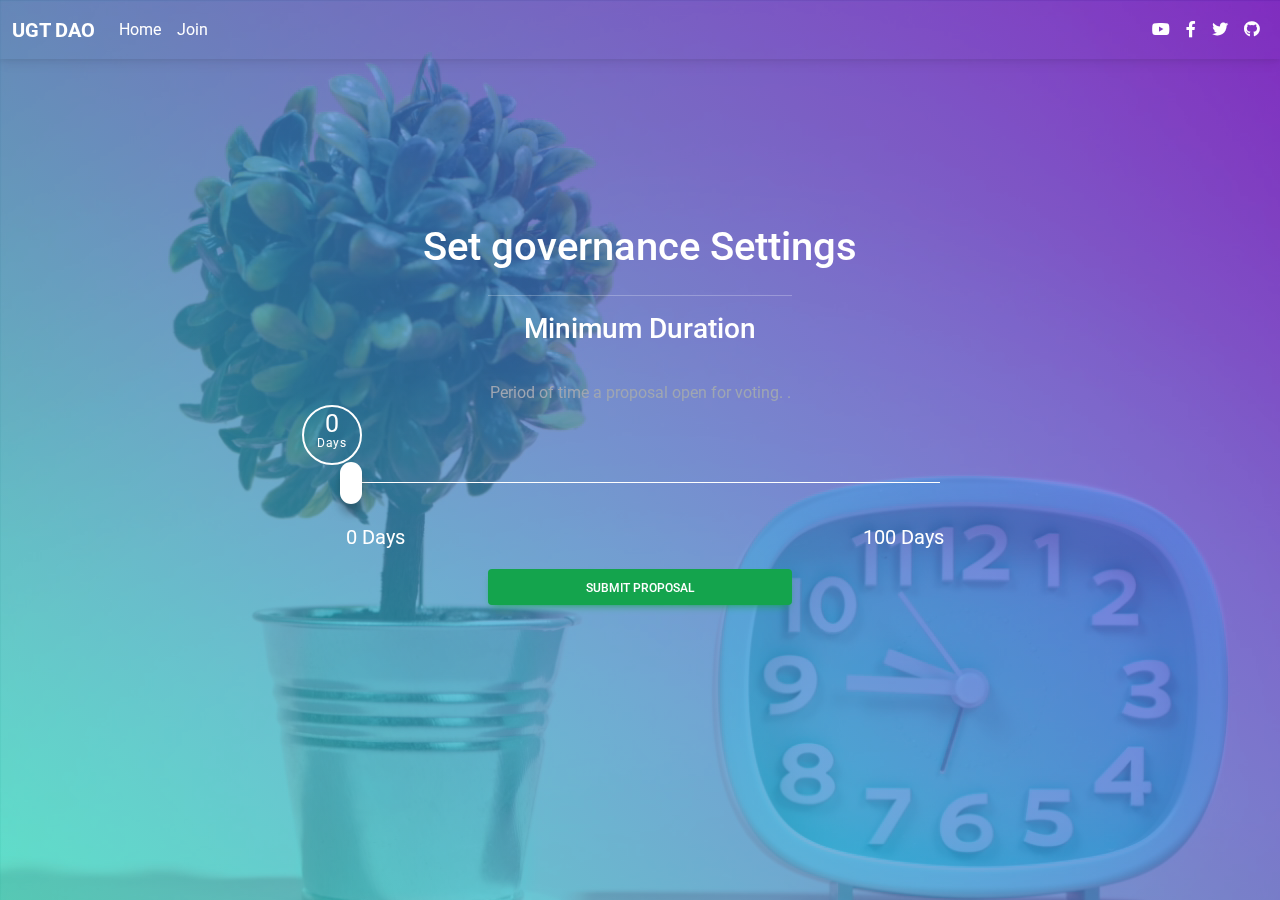
<file: minduration.html>
<!DOCTYPE html>
<html lang="en">
  <head>
    <meta charset="UTF-8" />
    <meta name="viewport" content="width=device-width, initial-scale=1, shrink-to-fit=no" />
    <meta http-equiv="x-ua-compatible" content="ie=edge" />
    <title>UGT DAO</title>
    <!-- MDB icon -->
    <link rel="icon" href="img/logo_gold.png" type="image/x-icon" />
    <!-- Font Awesome -->
    <link
      rel="stylesheet"
      href="https://cdnjs.cloudflare.com/ajax/libs/font-awesome/6.0.0/css/all.min.css"
    />
    <!-- Google Fonts Roboto -->
    <link
      rel="stylesheet"
      href="https://fonts.googleapis.com/css2?family=Roboto:wght@300;400;500;700;900&display=swap"
    />
    <!-- MDB -->
    <link rel="stylesheet" href="css/mdb.min.css" />


    <link rel="stylesheet" href="./css/minduration.css">
  </head>
  <body>
    <!-- Start your project here-->
 
    <!--Main Navigation-->
    <header>
      <style>
        /* Height for devices larger than 576px */
        @media (min-width: 992px) {
          #intro {
            margin-top: -58.59px;
          }
        }

        .navbar .nav-link {
          color: #fff !important;
        }
      </style>

      <!-- Navbar -->
      <nav class="navbar navbar-expand-lg navbar-dark d-none d-lg-block" style="z-index: 2000;">
        <div class="container-fluid">
          <!-- Navbar brand -->
          <a class="navbar-brand nav-link" target="_blank" href="./index.html">
            <strong>UGT DAO</strong>
          </a>
          <button class="navbar-toggler" type="button" data-mdb-toggle="collapse" data-mdb-target="#navbarExample01"
            aria-controls="navbarExample01" aria-expanded="false" aria-label="Toggle navigation">
            <i class="fas fa-bars"></i>
          </button>
          <div class="collapse navbar-collapse" id="navbarExample01">
            <ul class="navbar-nav me-auto mb-2 mb-lg-0">
              <li class="nav-item active">
                <a class="nav-link" aria-current="page" href="./index.html">Home</a>
              </li>
              <li class="nav-item">
                <a class="nav-link" href="./index.html" rel="nofollow"
                  target="_blank">Join</a>
              </li>
              <li class="nav-item">
                <!-- <a class="nav-link" href="#" target="_blank">Download MDB UI KIT</a> -->
              </li>
            </ul>

            <ul class="navbar-nav d-flex flex-row">
              <!-- Icons -->
              <li class="nav-item me-3 me-lg-0">
                <a class="nav-link" href="#" rel="nofollow"
                  target="_blank">
                  <i class="fab fa-youtube"></i>
                </a>
              </li>
              <li class="nav-item me-3 me-lg-0">
                <a class="nav-link" href="#" rel="nofollow" target="_blank">
                  <i class="fab fa-facebook-f"></i>
                </a>
              </li>
              <li class="nav-item me-3 me-lg-0">
                <a class="nav-link" href="#" rel="nofollow" target="_blank">
                  <i class="fab fa-twitter"></i>
                </a>
              </li>
              <li class="nav-item me-3 me-lg-0">
                <a class="nav-link" href="#" rel="nofollow" target="_blank">
                  <i class="fab fa-github"></i>
                </a>
              </li>
            </ul>
          </div>
        </div>
      </nav>
      <!-- Navbar -->

      <!-- Background image -->
      <div id="intro" class="bg-image vh-100 shadow-1-strong">
        <video style="min-width: 100%; min-height: 100%;" playsinline autoplay muted loop>
          <source class="h-100" src="./videos/time.mp4" type="video/mp4" />
        </video>
        <div class="mask"     style="
        background: linear-gradient(
          45deg,
          rgba(29, 236, 197, 0.7),
          rgba(91, 14, 214, 0.7) 100%
        );
      ">
          <div class="container d-flex align-items-center justify-content-center text-center h-100">
          
          
          
            <!-- <div class="text-white">
              <h1 class="mb-3">UGT Community to Shape the Future of UGT</h1>
              <h5 class="mb-4">UGT DAO Welcomes to Contribute and Thrive</h5>
              <a
                class="btn btn-outline-light btn-lg m-2"
                href="#"
                role="button"
                rel="nofollow"
                target="_blank"
                >Learn More</a
              >
              <a
                class="btn btn-outline-light btn-lg m-2"
                href="#"
                target="_blank"
                role="button"
                >Connect Wallet and Join DAO</a
              >
            </div> -->

      <!--Section: Content-->
      <section class="mb-5">
        <h4 class="mb-2 text-center  text-white"><strong><h1>Set governance Settings</h1></strong></h4>


     

        <div class="row d-flex justify-content-center">
          <div class="col-md-6">
            <form class="text-white">


<!-- <div class="text-white text-sm-center">          These are the rules that  defines how decision are made in your DAO. How many people 
    have to participate? How much support is needed? How long are proposal open for voting? </div> -->
             
    
    
    <!-- <div class="row mb-4">
                <div class="col">
                  <div class="form-outline">
                    <input type="text" id="form3Example1" class="form-control" />
                    <label class="form-label  text-white" for="form3Example1">First name</label>
                  </div>
                </div>
                <div class="col">
                  <div class="form-outline">
                    <input type="text" id="form3Example2" class="form-control" />
                    <label class="form-label text-white" for="form3Example2">Last name</label>
                  </div>
                </div>
              </div> -->








              <!-- <div class="form-outline mb-4">
                <input type="text" id="form3Example3" class="form-control" />
                <label class="form-label text-white" for="form3Example3">Title</label>
              </div>
              

              <div class="form-outline mb-4">
                <input type="text" id="form3Example3" class="form-control" />
                <label class="form-label text-white" for="form3Example3">Description about Proposal</label>
              </div>

              <div class="form-outline mb-4">
                <input type="text" id="form3Example3" class="form-control" />
                <label class="form-label text-white" for="form3Example3">Link for Details</label>
              </div> -->





<hr class="mb-3">

              <!-- Range bar start -->
             <!-- <div class="container mb-3">
   
                <div class="range-slider">
                    <label for="text-lg-start"></label>

                    <h3 class="">Support Threshold</h3>
                    <br>
                    <label for="text" class="text-secondary text-sm-center">The Persentage of token that vote 'yes' in support of a proposal, out of all tokens that have voted, must be greater than this value for the proposal to pass</label>
                 <label for="text" class="text-success">Proposal will be approved by majority</label>
                    <span id="rs-bullet" class="rs-label">0</span>
                  <input id="rs-range-line" class="rs-range" type="range" value="0" min="0" max="100">
                </div>
                <div class="box-minmax">
                  <span>0</span><span>100</span>
                </div>
              </div> -->
              <!-- Range Bar End -->

<!-- Minimum participant BAR -->

              <div class="container mb-3">
   
                <div class="range-slider">
                  

                    <h3 class="">Minimum Duration</h3>
                    <br>
                    <label for="text" class="text-secondary text-sm-center">Period of time a proposal open for voting.</label>
                 <label for="text" class="text-secondary">.</label>
                    <span id="rs-bullet" class="rs-label">0</span>
                  <input id="rs-range-line" class="rs-range" type="range" value="0" min="0" max="100">
                </div>
                <div class="box-minmax">
                  <span>0 Days</span><span>100 Days</span>
                </div>
            </div>
            

<!-- MIN Participate BAR -->

              
              

              <!-- Email input -->
              <!-- <div class="form-outline mb-4">
                <input type="email" id="form3Example3" class="form-control" />
                <label class="form-label text-white" for="form3Example3">Email address</label>
              </div> -->

              <!-- Password input -->
              <!-- <div class="form-outline mb-4">
                <input type="password" id="form3Example4" class="form-control" />
                <label class="form-label text-white" for="form3Example4">Password</label>
              </div> -->





              <!-- Checkbox -->
              <!-- <div class="form-check d-flex justify-content-center mb-4">
                <input
                  class="form-check-input me-2"
                  type="checkbox"
                  value=""
                  id="form2Example3"
                  checked
                />
                <label class="form-check-label text-white" for="form2Example3">
                  I'm not a robot
                </label>
              </div> -->




              <!-- Submit button -->

              <!-- <button type="submit" class="btn btn-primary btn-block mb-4">
                Submit Proposal
              </button> -->
</form>
              <a href="./SubmitProposal.html"><button type="submit" class="btn btn-success btn-block mb-4">
                Submit Proposal
                  </button></a>


              <!-- Register buttons -->

              <!-- <div class="text-center text-white">
                <p>or sign up with:</p>
                <button type="button" class="btn btn-primary btn-floating mx-1">
                  <i class="fab fa-facebook-f"></i>
                </button>

                <button type="button" class="btn btn-primary btn-floating mx-1">
                  <i class="fab fa-google"></i>
                </button>

                <button type="button" class="btn btn-primary btn-floating mx-1">
                  <i class="fab fa-twitter"></i>
                </button>

                <button type="button" class="btn btn-primary btn-floating mx-1">
                  <i class="fab fa-github"></i>
                </button>
              </div>
            </form>
          </div>
        </div>
      </section> -->
      
      <!--Section: Content-->




          </div>
        </div>
      </div>
      <!-- Background image -->
    </header>
    <!--Main Navigation-->

   
    
    <!-- End your project here-->

    <!-- MDB -->
    <script type="text/javascript" src="js/mdb.min.js"></script>

    <script src="./js/createproposal.js"></script>
    <!-- Custom scripts -->
    <script type="text/javascript"></script>
  </body>
</html>
</file>
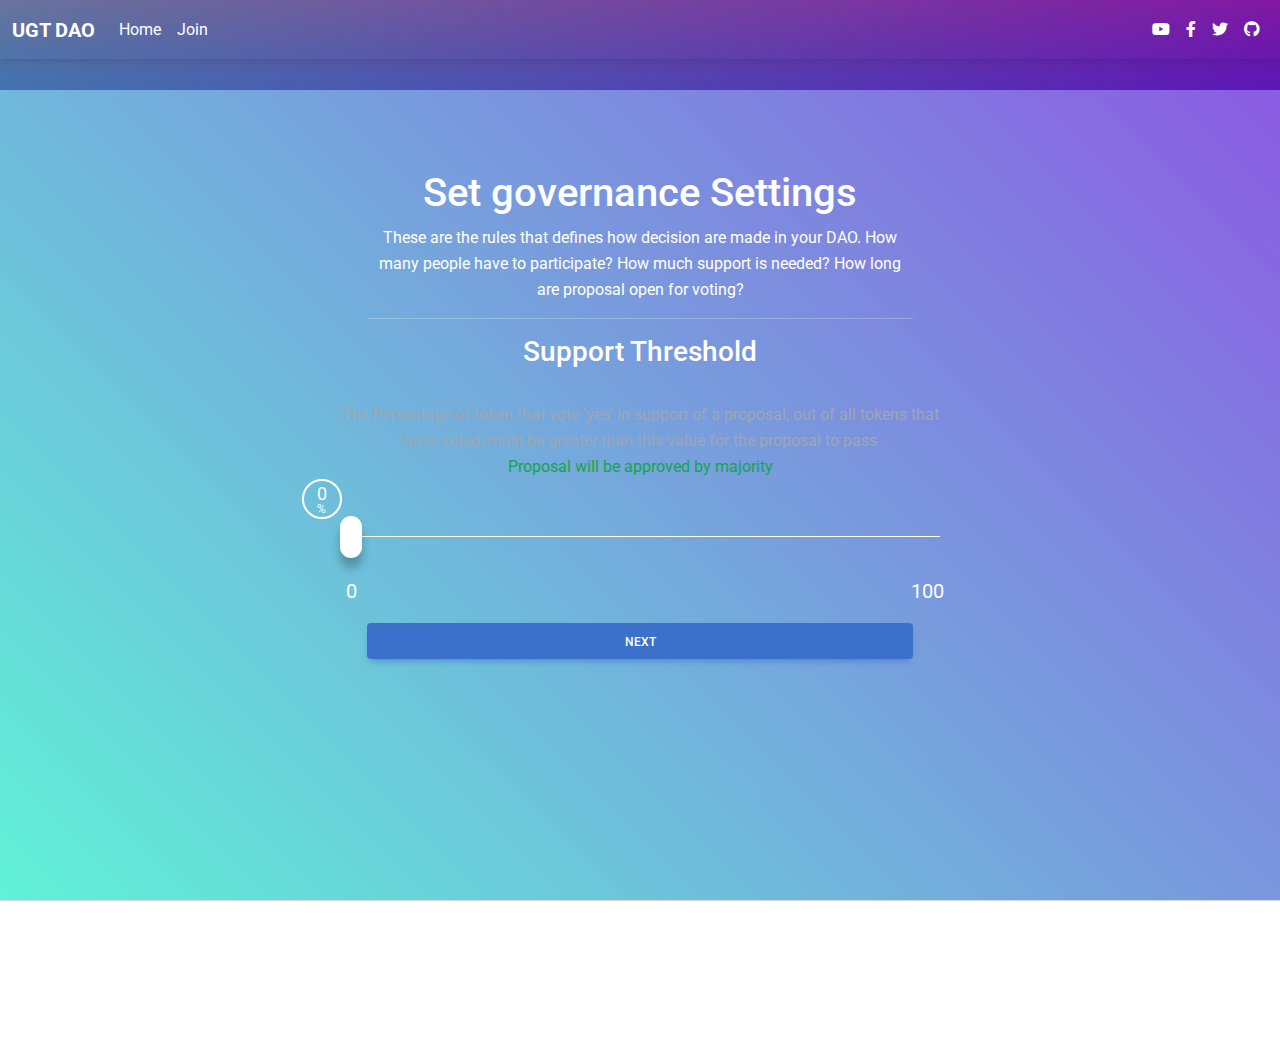
<file: SETGOG2.html>
<!DOCTYPE html>
<html lang="en">
  <head>
    <meta charset="UTF-8" />
    <meta name="viewport" content="width=device-width, initial-scale=1, shrink-to-fit=no" />
    <meta http-equiv="x-ua-compatible" content="ie=edge" />
    <title>UGT DAO</title>
    <!-- MDB icon -->
    <link rel="icon" href="img/logo_gold.png" type="image/x-icon" />
    <!-- Font Awesome -->
    <link
      rel="stylesheet"
      href="https://cdnjs.cloudflare.com/ajax/libs/font-awesome/6.0.0/css/all.min.css"
    />
    <!-- Google Fonts Roboto -->
    <link
      rel="stylesheet"
      href="https://fonts.googleapis.com/css2?family=Roboto:wght@300;400;500;700;900&display=swap"
    />
    <!-- MDB -->
    <link rel="stylesheet" href="css/mdb.min.css" />


    <link rel="stylesheet" href="./css/main.css">
  </head>
  <body>
    <!-- Start your project here-->
 
    <!--Main Navigation-->
    <header>
      <style>
        /* Height for devices larger than 576px */
        @media (min-width: 992px) {
          #intro {
            margin-top: -58.59px;
          }
        }

        .navbar .nav-link {
          color: #fff !important;
        }
      </style>

      <!-- Navbar -->
      <nav class="navbar navbar-expand-lg navbar-dark d-none d-lg-block" style="z-index: 2000;">
        <div class="container-fluid">
          <!-- Navbar brand -->
          <a class="navbar-brand nav-link" target="_blank" href="./index.html">
            <strong>UGT DAO</strong>
          </a>
          <button class="navbar-toggler" type="button" data-mdb-toggle="collapse" data-mdb-target="#navbarExample01"
            aria-controls="navbarExample01" aria-expanded="false" aria-label="Toggle navigation">
            <i class="fas fa-bars"></i>
          </button>
          <div class="collapse navbar-collapse" id="navbarExample01">
            <ul class="navbar-nav me-auto mb-2 mb-lg-0">
              <li class="nav-item active">
                <a class="nav-link" aria-current="page" href="./index.html">Home</a>
              </li>
              <li class="nav-item">
                <a class="nav-link" href="./index.html" rel="nofollow"
                  target="_blank">Join</a>
              </li>
              <li class="nav-item">
                <!-- <a class="nav-link" href="#" target="_blank">Download MDB UI KIT</a> -->
              </li>
            </ul>

            <ul class="navbar-nav d-flex flex-row">
              <!-- Icons -->
              <li class="nav-item me-3 me-lg-0">
                <a class="nav-link" href="#" rel="nofollow"
                  target="_blank">
                  <i class="fab fa-youtube"></i>
                </a>
              </li>
              <li class="nav-item me-3 me-lg-0">
                <a class="nav-link" href="#" rel="nofollow" target="_blank">
                  <i class="fab fa-facebook-f"></i>
                </a>
              </li>
              <li class="nav-item me-3 me-lg-0">
                <a class="nav-link" href="#" rel="nofollow" target="_blank">
                  <i class="fab fa-twitter"></i>
                </a>
              </li>
              <li class="nav-item me-3 me-lg-0">
                <a class="nav-link" href="#" rel="nofollow" target="_blank">
                  <i class="fab fa-github"></i>
                </a>
              </li>
            </ul>
          </div>
        </div>
      </nav>
      <!-- Navbar -->

      <!-- Background image -->
      <div id="intro" class="bg-image vh-100 shadow-1-strong">
        <video style="min-width: 100%; min-height: 100%;" playsinline autoplay muted loop>
          <source class="h-100" src="https://mdbootstrap.com/img/video/Lines.mp4" type="video/mp4" />
        </video>
        <div class="mask"     style="
        background: linear-gradient(
          45deg,
          rgba(29, 236, 197, 0.7),
          rgba(91, 14, 214, 0.7) 100%
        );
      ">
          <div class="container d-flex align-items-center justify-content-center text-center h-100">
          
          
          
            <!-- <div class="text-white">
              <h1 class="mb-3">UGT Community to Shape the Future of UGT</h1>
              <h5 class="mb-4">UGT DAO Welcomes to Contribute and Thrive</h5>
              <a
                class="btn btn-outline-light btn-lg m-2"
                href="#"
                role="button"
                rel="nofollow"
                target="_blank"
                >Learn More</a
              >
              <a
                class="btn btn-outline-light btn-lg m-2"
                href="#"
                target="_blank"
                role="button"
                >Connect Wallet and Join DAO</a
              >
            </div> -->

      <!--Section: Content-->
      <section class="mb-5">
        <h4 class="mb-2 text-center  text-white"><strong><h1>Set governance Settings</h1></strong></h4>


     

        <div class="row d-flex justify-content-center">
          <div class="col-md-6">
            <form class="text-white">
<div class="text-white text-sm-center">          These are the rules that  defines how decision are made in your DAO. How many people 
    have to participate? How much support is needed? How long are proposal open for voting? </div>
              <!-- <div class="row mb-4">
                <div class="col">
                  <div class="form-outline">
                    <input type="text" id="form3Example1" class="form-control" />
                    <label class="form-label  text-white" for="form3Example1">First name</label>
                  </div>
                </div>
                <div class="col">
                  <div class="form-outline">
                    <input type="text" id="form3Example2" class="form-control" />
                    <label class="form-label text-white" for="form3Example2">Last name</label>
                  </div>
                </div>
              </div> -->








              <!-- <div class="form-outline mb-4">
                <input type="text" id="form3Example3" class="form-control" />
                <label class="form-label text-white" for="form3Example3">Title</label>
              </div>
              

              <div class="form-outline mb-4">
                <input type="text" id="form3Example3" class="form-control" />
                <label class="form-label text-white" for="form3Example3">Description about Proposal</label>
              </div>

              <div class="form-outline mb-4">
                <input type="text" id="form3Example3" class="form-control" />
                <label class="form-label text-white" for="form3Example3">Link for Details</label>
              </div> -->





<hr class="mb-3">

              <!-- Range bar start -->
             <div class="container mb-3">
   
                <div class="range-slider">
                    <!-- <label for="text-lg-start"></label> -->

                    <h3 class="">Support Threshold</h3>
                    <br>
                    <label for="text" class="text-secondary text-sm-center">The Persentage of token that vote 'yes' in support of a proposal, out of all tokens that have voted, must be greater than this value for the proposal to pass</label>
                 <label for="text" class="text-success">Proposal will be approved by majority</label>
                    <span id="rs-bullet" class="rs-label">0</span>
                  <input id="rs-range-line" class="rs-range" type="range" value="0" min="0" max="100">
                </div>
                <div class="box-minmax">
                  <span>0</span><span>100</span>
                </div>
              </div>
              <!-- Range Bar End -->



              
              

              <!-- Email input -->
              <!-- <div class="form-outline mb-4">
                <input type="email" id="form3Example3" class="form-control" />
                <label class="form-label text-white" for="form3Example3">Email address</label>
              </div> -->

              <!-- Password input -->
              <!-- <div class="form-outline mb-4">
                <input type="password" id="form3Example4" class="form-control" />
                <label class="form-label text-white" for="form3Example4">Password</label>
              </div> -->





              <!-- Checkbox -->
              <!-- <div class="form-check d-flex justify-content-center mb-4">
                <input
                  class="form-check-input me-2"
                  type="checkbox"
                  value=""
                  id="form2Example3"
                  checked
                />
                <label class="form-check-label text-white" for="form2Example3">
                  I'm not a robot
                </label>
              </div> -->




              <!-- Submit button -->
              <button type="submit" class="btn btn-primary btn-block mb-4">
                Next
              </button>




              <!-- Register buttons -->

              <!-- <div class="text-center text-white">
                <p>or sign up with:</p>
                <button type="button" class="btn btn-primary btn-floating mx-1">
                  <i class="fab fa-facebook-f"></i>
                </button>

                <button type="button" class="btn btn-primary btn-floating mx-1">
                  <i class="fab fa-google"></i>
                </button>

                <button type="button" class="btn btn-primary btn-floating mx-1">
                  <i class="fab fa-twitter"></i>
                </button>

                <button type="button" class="btn btn-primary btn-floating mx-1">
                  <i class="fab fa-github"></i>
                </button>
              </div>
            </form>
          </div>
        </div>
      </section> -->
      
      <!--Section: Content-->




          </div>
        </div>
      </div>
      <!-- Background image -->
    </header>
    <!--Main Navigation-->

    <!--Main layout-->
    <main class="mt-5">
      <div class="container">
  

        <hr class="my-5" />



    
    <!-- End your project here-->

    <!-- MDB -->
    <script type="text/javascript" src="js/mdb.min.js"></script>

    <script src="./js/createproposal.js"></script>
    <!-- Custom scripts -->
    <script type="text/javascript"></script>
  </body>
</html>
</file>
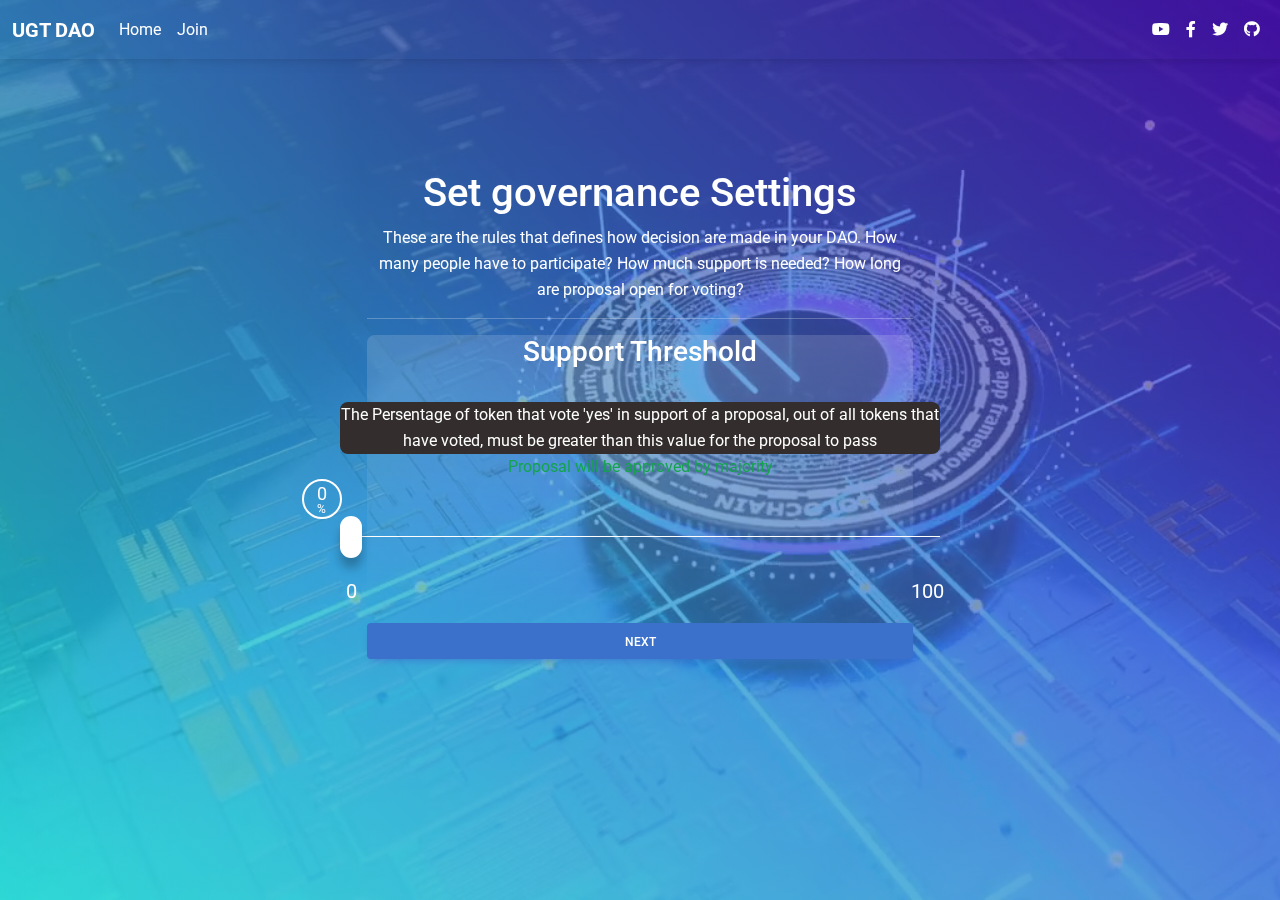
<file: setgovernence.html>
<!DOCTYPE html>
<html lang="en">
  <head>
    <meta charset="UTF-8" />
    <meta name="viewport" content="width=device-width, initial-scale=1, shrink-to-fit=no" />
    <meta http-equiv="x-ua-compatible" content="ie=edge" />
    <title>UGT DAO</title>
    <!-- MDB icon -->
    <link rel="icon" href="img/logo_gold.png" type="image/x-icon" />
    <!-- Font Awesome -->
    <link
      rel="stylesheet"
      href="https://cdnjs.cloudflare.com/ajax/libs/font-awesome/6.0.0/css/all.min.css"
    />
    <!-- Google Fonts Roboto -->
    <link
      rel="stylesheet"
      href="https://fonts.googleapis.com/css2?family=Roboto:wght@300;400;500;700;900&display=swap"
    />
    <!-- MDB -->
    <link rel="stylesheet" href="css/mdb.min.css" />


    <link rel="stylesheet" href="./css/main.css">
  </head>
  <body>
    <!-- Start your project here-->
 
    <!--Main Navigation-->
    <header>
      <style>
        /* Height for devices larger than 576px */
        @media (min-width: 992px) {
          #intro {
            margin-top: -58.59px;
          }
        }

        .navbar .nav-link {
          color: #fff !important;
        }
      </style>

      <!-- Navbar -->
      <nav class="navbar navbar-expand-lg navbar-dark d-none d-lg-block" style="z-index: 2000;">
        <div class="container-fluid">
          <!-- Navbar brand -->
          <a class="navbar-brand nav-link" target="_blank" href="./index.html">
            <strong>UGT DAO</strong>
          </a>
          <button class="navbar-toggler" type="button" data-mdb-toggle="collapse" data-mdb-target="#navbarExample01"
            aria-controls="navbarExample01" aria-expanded="false" aria-label="Toggle navigation">
            <i class="fas fa-bars"></i>
          </button>
          <div class="collapse navbar-collapse" id="navbarExample01">
            <ul class="navbar-nav me-auto mb-2 mb-lg-0">
              <li class="nav-item active">
                <a class="nav-link" aria-current="page" href="./index.html">Home</a>
              </li>
              <li class="nav-item">
                <a class="nav-link" href="./index.html" rel="nofollow"
                  target="_blank">Join</a>
              </li>
              <li class="nav-item">
                <!-- <a class="nav-link" href="#" target="_blank">Download MDB UI KIT</a> -->
              </li>
            </ul>

            <ul class="navbar-nav d-flex flex-row">
              <!-- Icons -->
              <li class="nav-item me-3 me-lg-0">
                <a class="nav-link" href="#" rel="nofollow"
                  target="_blank">
                  <i class="fab fa-youtube"></i>
                </a>
              </li>
              <li class="nav-item me-3 me-lg-0">
                <a class="nav-link" href="#" rel="nofollow" target="_blank">
                  <i class="fab fa-facebook-f"></i>
                </a>
              </li>
              <li class="nav-item me-3 me-lg-0">
                <a class="nav-link" href="#" rel="nofollow" target="_blank">
                  <i class="fab fa-twitter"></i>
                </a>
              </li>
              <li class="nav-item me-3 me-lg-0">
                <a class="nav-link" href="#" rel="nofollow" target="_blank">
                  <i class="fab fa-github"></i>
                </a>
              </li>
            </ul>
          </div>
        </div>
      </nav>
      <!-- Navbar -->

      <!-- Background image -->
      <div id="intro" class="bg-image vh-100 shadow-1-strong">
        <video style="min-width: 100%; min-height: 100%;" playsinline autoplay muted loop>
          <source class="h-100" src="./videos/ANIMATION.mp4" type="video/mp4" />
        </video>
        <div class="mask"     style="
        background: linear-gradient(
          45deg,
          rgba(29, 236, 197, 0.7),
          rgba(91, 14, 214, 0.7) 100%
        );
      ">
          <div class="container d-flex align-items-center justify-content-center text-center h-100">
          
          
          
            <!-- <div class="text-white">
              <h1 class="mb-3">UGT Community to Shape the Future of UGT</h1>
              <h5 class="mb-4">UGT DAO Welcomes to Contribute and Thrive</h5>
              <a
                class="btn btn-outline-light btn-lg m-2"
                href="#"
                role="button"
                rel="nofollow"
                target="_blank"
                >Learn More</a
              >
              <a
                class="btn btn-outline-light btn-lg m-2"
                href="#"
                target="_blank"
                role="button"
                >Connect Wallet and Join DAO</a
              >
            </div> -->

      <!--Section: Content-->
      <section class="mb-5">
        <h4 class="mb-2 text-center  text-white"><strong><h1>Set governance Settings</h1></strong></h4>


     

        <div class="row d-flex justify-content-center">
          <div class="col-md-6">
            <form class="text-white">
<div class="text-white text-sm-center">          These are the rules that  defines how decision are made in your DAO. How many people 
    have to participate? How much support is needed? How long are proposal open for voting? </div>
              <!-- <div class="row mb-4">
                <div class="col">
                  <div class="form-outline">
                    <input type="text" id="form3Example1" class="form-control" />
                    <label class="form-label  text-white" for="form3Example1">First name</label>
                  </div>
                </div>
                <div class="col">
                  <div class="form-outline">
                    <input type="text" id="form3Example2" class="form-control" />
                    <label class="form-label text-white" for="form3Example2">Last name</label>
                  </div>
                </div>
              </div> -->








              <!-- <div class="form-outline mb-4">
                <input type="text" id="form3Example3" class="form-control" />
                <label class="form-label text-white" for="form3Example3">Title</label>
              </div>
              

              <div class="form-outline mb-4">
                <input type="text" id="form3Example3" class="form-control" />
                <label class="form-label text-white" for="form3Example3">Description about Proposal</label>
              </div>

              <div class="form-outline mb-4">
                <input type="text" id="form3Example3" class="form-control" />
                <label class="form-label text-white" for="form3Example3">Link for Details</label>
              </div> -->





<hr class="mb-3">

              <!-- Range bar start -->
             <div class="container mb-3 bg-gradient rounded-5">
   
                <div class="range-slider">
                    <!-- <label for="text-lg-start"></label> -->

                    <h3 class="">Support Threshold</h3>
                    <br>
                    <label for="text" class="text-bg-dark rounded-5 text-sm-center">The Persentage of token that vote 'yes' in support of a proposal, out of all tokens that have voted, must be greater than this value for the proposal to pass</label>
                 <label for="text" class="text-success">Proposal will be approved by majority</label>
                    <span id="rs-bullet" class="rs-label">0</span>
                  <input id="rs-range-line" class="rs-range" type="range" value="0" min="0" max="100">
                </div>
                <div class="box-minmax">
                  <span>0</span><span>100</span>
                </div>
              </div>
              <!-- Range Bar End -->



              
              

              <!-- Email input -->
              <!-- <div class="form-outline mb-4">
                <input type="email" id="form3Example3" class="form-control" />
                <label class="form-label text-white" for="form3Example3">Email address</label>
              </div> -->

              <!-- Password input -->
              <!-- <div class="form-outline mb-4">
                <input type="password" id="form3Example4" class="form-control" />
                <label class="form-label text-white" for="form3Example4">Password</label>
              </div> -->





              <!-- Checkbox -->
              <!-- <div class="form-check d-flex justify-content-center mb-4">
                <input
                  class="form-check-input me-2"
                  type="checkbox"
                  value=""
                  id="form2Example3"
                  checked
                />
                <label class="form-check-label text-white" for="form2Example3">
                  I'm not a robot
                </label>
              </div> -->

</form>


              <!-- Submit button -->
              <a href="./setgovminpart.html"><button type="submit" class="btn btn-primary btn-block mb-4">
                Next
                  </button></a>




              <!-- Register buttons -->

              <!-- <div class="text-center text-white">
                <p>or sign up with:</p>
                <button type="button" class="btn btn-primary btn-floating mx-1">
                  <i class="fab fa-facebook-f"></i>
                </button>

                <button type="button" class="btn btn-primary btn-floating mx-1">
                  <i class="fab fa-google"></i>
                </button>

                <button type="button" class="btn btn-primary btn-floating mx-1">
                  <i class="fab fa-twitter"></i>
                </button>

                <button type="button" class="btn btn-primary btn-floating mx-1">
                  <i class="fab fa-github"></i>
                </button>
              </div>
            </form>
          </div>
        </div>
      </section> -->
      
      <!--Section: Content-->




          </div>
        </div>
      </div>
      <!-- Background image -->
    </header>
 
    
    <!-- End your project here-->

    <!-- MDB -->
    <script type="text/javascript" src="js/mdb.min.js"></script>

    <script src="./js/createproposal.js"></script>
    <!-- Custom scripts -->
    <script type="text/javascript"></script>
  </body>
</html>
</file>
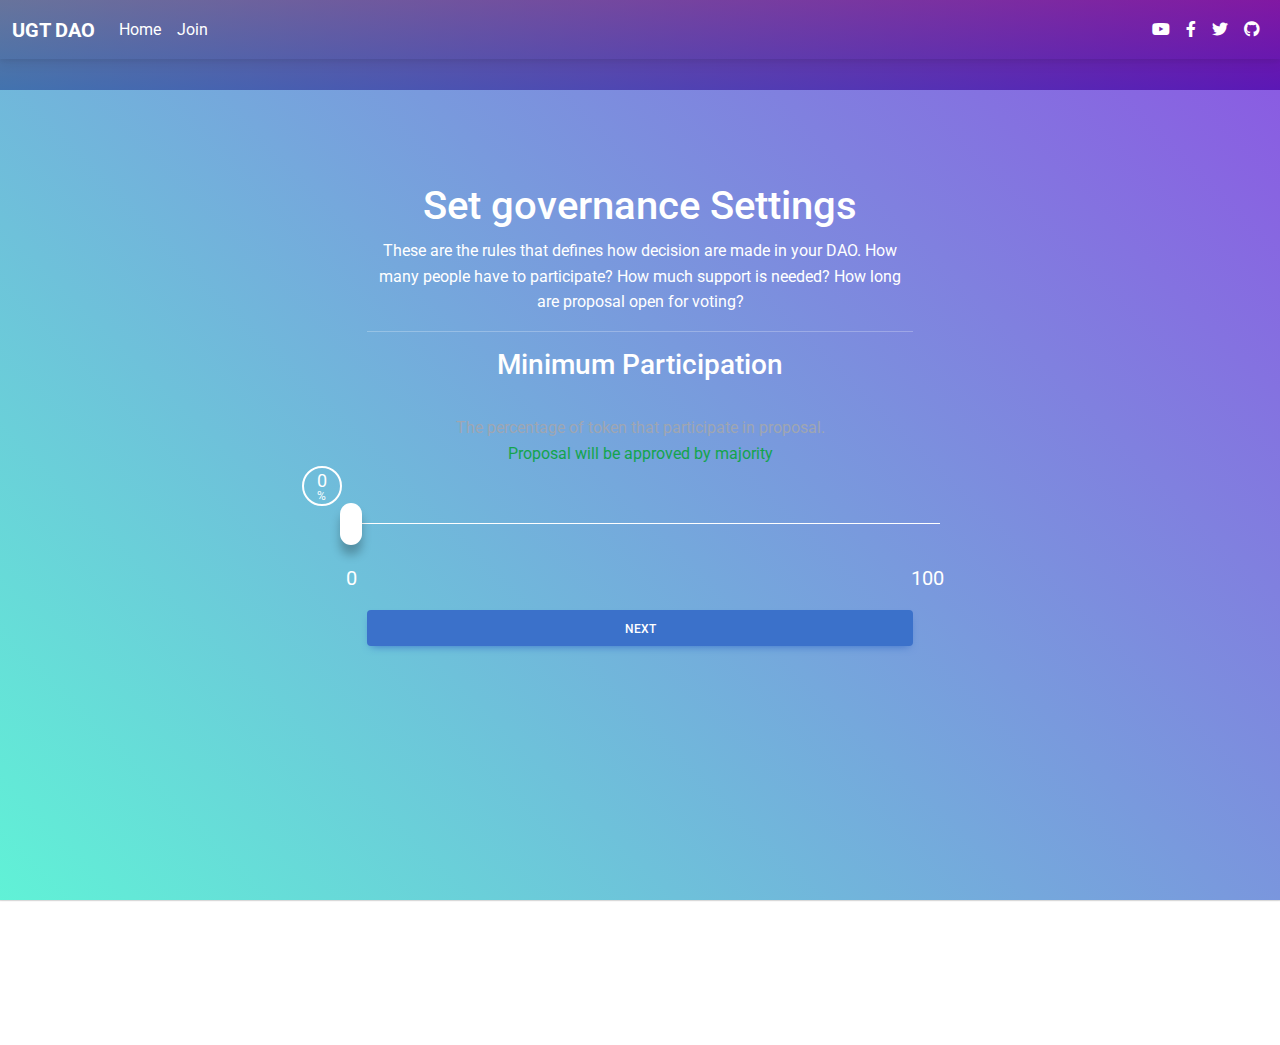
<file: setgovminpart.html>
<!DOCTYPE html>
<html lang="en">
  <head>
    <meta charset="UTF-8" />
    <meta name="viewport" content="width=device-width, initial-scale=1, shrink-to-fit=no" />
    <meta http-equiv="x-ua-compatible" content="ie=edge" />
    <title>UGT DAO</title>
    <!-- MDB icon -->
    <link rel="icon" href="img/logo_gold.png" type="image/x-icon" />
    <!-- Font Awesome -->
    <link
      rel="stylesheet"
      href="https://cdnjs.cloudflare.com/ajax/libs/font-awesome/6.0.0/css/all.min.css"
    />
    <!-- Google Fonts Roboto -->
    <link
      rel="stylesheet"
      href="https://fonts.googleapis.com/css2?family=Roboto:wght@300;400;500;700;900&display=swap"
    />
    <!-- MDB -->
    <link rel="stylesheet" href="css/mdb.min.css" />


    <link rel="stylesheet" href="./css/main.css">
  </head>
  <body>
    <!-- Start your project here-->
 
    <!--Main Navigation-->
    <header>
      <style>
        /* Height for devices larger than 576px */
        @media (min-width: 992px) {
          #intro {
            margin-top: -58.59px;
          }
        }

        .navbar .nav-link {
          color: #fff !important;
        }
      </style>

      <!-- Navbar -->
      <nav class="navbar navbar-expand-lg navbar-dark d-none d-lg-block" style="z-index: 2000;">
        <div class="container-fluid">
          <!-- Navbar brand -->
          <a class="navbar-brand nav-link" target="_blank" href="./index.html">
            <strong>UGT DAO</strong>
          </a>
          <button class="navbar-toggler" type="button" data-mdb-toggle="collapse" data-mdb-target="#navbarExample01"
            aria-controls="navbarExample01" aria-expanded="false" aria-label="Toggle navigation">
            <i class="fas fa-bars"></i>
          </button>
          <div class="collapse navbar-collapse" id="navbarExample01">
            <ul class="navbar-nav me-auto mb-2 mb-lg-0">
              <li class="nav-item active">
                <a class="nav-link" aria-current="page" href="./index.html">Home</a>
              </li>
              <li class="nav-item">
                <a class="nav-link" href="./index.html" rel="nofollow"
                  target="_blank">Join</a>
              </li>
              <li class="nav-item">
                <!-- <a class="nav-link" href="#" target="_blank">Download MDB UI KIT</a> -->
              </li>
            </ul>

            <ul class="navbar-nav d-flex flex-row">
              <!-- Icons -->
              <li class="nav-item me-3 me-lg-0">
                <a class="nav-link" href="#" rel="nofollow"
                  target="_blank">
                  <i class="fab fa-youtube"></i>
                </a>
              </li>
              <li class="nav-item me-3 me-lg-0">
                <a class="nav-link" href="#" rel="nofollow" target="_blank">
                  <i class="fab fa-facebook-f"></i>
                </a>
              </li>
              <li class="nav-item me-3 me-lg-0">
                <a class="nav-link" href="#" rel="nofollow" target="_blank">
                  <i class="fab fa-twitter"></i>
                </a>
              </li>
              <li class="nav-item me-3 me-lg-0">
                <a class="nav-link" href="#" rel="nofollow" target="_blank">
                  <i class="fab fa-github"></i>
                </a>
              </li>
            </ul>
          </div>
        </div>
      </nav>
      <!-- Navbar -->

      <!-- Background image -->
      <div id="intro" class="bg-image vh-100 shadow-1-strong">
        <video style="min-width: 100%; min-height: 100%;" playsinline autoplay muted loop>
          <source class="h-100" src="https://mdbootstrap.com/img/video/Lines.mp4" type="video/mp4" />
        </video>
        <div class="mask"     style="
        background: linear-gradient(
          45deg,
          rgba(29, 236, 197, 0.7),
          rgba(91, 14, 214, 0.7) 100%
        );
      ">
          <div class="container d-flex align-items-center justify-content-center text-center h-100">
          
          
          
            <!-- <div class="text-white">
              <h1 class="mb-3">UGT Community to Shape the Future of UGT</h1>
              <h5 class="mb-4">UGT DAO Welcomes to Contribute and Thrive</h5>
              <a
                class="btn btn-outline-light btn-lg m-2"
                href="#"
                role="button"
                rel="nofollow"
                target="_blank"
                >Learn More</a
              >
              <a
                class="btn btn-outline-light btn-lg m-2"
                href="#"
                target="_blank"
                role="button"
                >Connect Wallet and Join DAO</a
              >
            </div> -->

      <!--Section: Content-->
      <section class="mb-5">
        <h4 class="mb-2 text-center  text-white"><strong><h1>Set governance Settings</h1></strong></h4>


     

        <div class="row d-flex justify-content-center">
          <div class="col-md-6">
            <form class="text-white">
<div class="text-white text-sm-center">          These are the rules that  defines how decision are made in your DAO. How many people 
    have to participate? How much support is needed? How long are proposal open for voting? </div>
              <!-- <div class="row mb-4">
                <div class="col">
                  <div class="form-outline">
                    <input type="text" id="form3Example1" class="form-control" />
                    <label class="form-label  text-white" for="form3Example1">First name</label>
                  </div>
                </div>
                <div class="col">
                  <div class="form-outline">
                    <input type="text" id="form3Example2" class="form-control" />
                    <label class="form-label text-white" for="form3Example2">Last name</label>
                  </div>
                </div>
              </div> -->








              <!-- <div class="form-outline mb-4">
                <input type="text" id="form3Example3" class="form-control" />
                <label class="form-label text-white" for="form3Example3">Title</label>
              </div>
              

              <div class="form-outline mb-4">
                <input type="text" id="form3Example3" class="form-control" />
                <label class="form-label text-white" for="form3Example3">Description about Proposal</label>
              </div>

              <div class="form-outline mb-4">
                <input type="text" id="form3Example3" class="form-control" />
                <label class="form-label text-white" for="form3Example3">Link for Details</label>
              </div> -->





<hr class="mb-3">

              <!-- Range bar start -->
             <!-- <div class="container mb-3">
   
                <div class="range-slider">
                    <label for="text-lg-start"></label>

                    <h3 class="">Support Threshold</h3>
                    <br>
                    <label for="text" class="text-secondary text-sm-center">The Persentage of token that vote 'yes' in support of a proposal, out of all tokens that have voted, must be greater than this value for the proposal to pass</label>
                 <label for="text" class="text-success">Proposal will be approved by majority</label>
                    <span id="rs-bullet" class="rs-label">0</span>
                  <input id="rs-range-line" class="rs-range" type="range" value="0" min="0" max="100">
                </div>
                <div class="box-minmax">
                  <span>0</span><span>100</span>
                </div>
              </div> -->
              <!-- Range Bar End -->

<!-- Minimum participant BAR -->

              <div class="container mb-3">
   
                <div class="range-slider">
                  

                    <h3 class="">Minimum Participation</h3>
                    <br>
                    <label for="text" class="text-secondary text-sm-center">The percentage of token that participate in proposal.</label>
                 <label for="text" class="text-success">Proposal will be approved by majority</label>
                    <span id="rs-bullet" class="rs-label">0</span>
                  <input id="rs-range-line" class="rs-range" type="range" value="0" min="0" max="100">
                </div>
                <div class="box-minmax">
                  <span>0</span><span>100</span>
                </div>
              </div>
            

<!-- MIN Participate BAR -->

              
              

              <!-- Email input -->
              <!-- <div class="form-outline mb-4">
                <input type="email" id="form3Example3" class="form-control" />
                <label class="form-label text-white" for="form3Example3">Email address</label>
              </div> -->

              <!-- Password input -->
              <!-- <div class="form-outline mb-4">
                <input type="password" id="form3Example4" class="form-control" />
                <label class="form-label text-white" for="form3Example4">Password</label>
              </div> -->





              <!-- Checkbox -->
              <!-- <div class="form-check d-flex justify-content-center mb-4">
                <input
                  class="form-check-input me-2"
                  type="checkbox"
                  value=""
                  id="form2Example3"
                  checked
                />
                <label class="form-check-label text-white" for="form2Example3">
                  I'm not a robot
                </label>
              </div> -->


</form>

              <!-- Submit button -->
              <a href="./minduration.html"><button type="submit" class="btn btn-primary btn-block mb-4">
                Next
                  </button></a>




              <!-- Register buttons -->

              <!-- <div class="text-center text-white">
                <p>or sign up with:</p>
                <button type="button" class="btn btn-primary btn-floating mx-1">
                  <i class="fab fa-facebook-f"></i>
                </button>

                <button type="button" class="btn btn-primary btn-floating mx-1">
                  <i class="fab fa-google"></i>
                </button>

                <button type="button" class="btn btn-primary btn-floating mx-1">
                  <i class="fab fa-twitter"></i>
                </button>

                <button type="button" class="btn btn-primary btn-floating mx-1">
                  <i class="fab fa-github"></i>
                </button>
              </div>
            </form>
          </div>
        </div>
      </section> -->
      
      <!--Section: Content-->




          </div>
        </div>
      </div>
      <!-- Background image -->
    </header>
    <!--Main Navigation-->

    <!--Main layout-->
    <main class="mt-5">
      <div class="container">
  

        <hr class="my-5" />



    
    <!-- End your project here-->

    <!-- MDB -->
    <script type="text/javascript" src="js/mdb.min.js"></script>

    <script src="./js/createproposal.js"></script>
    <!-- Custom scripts -->
    <script type="text/javascript"></script>
  </body>
</html>
</file>
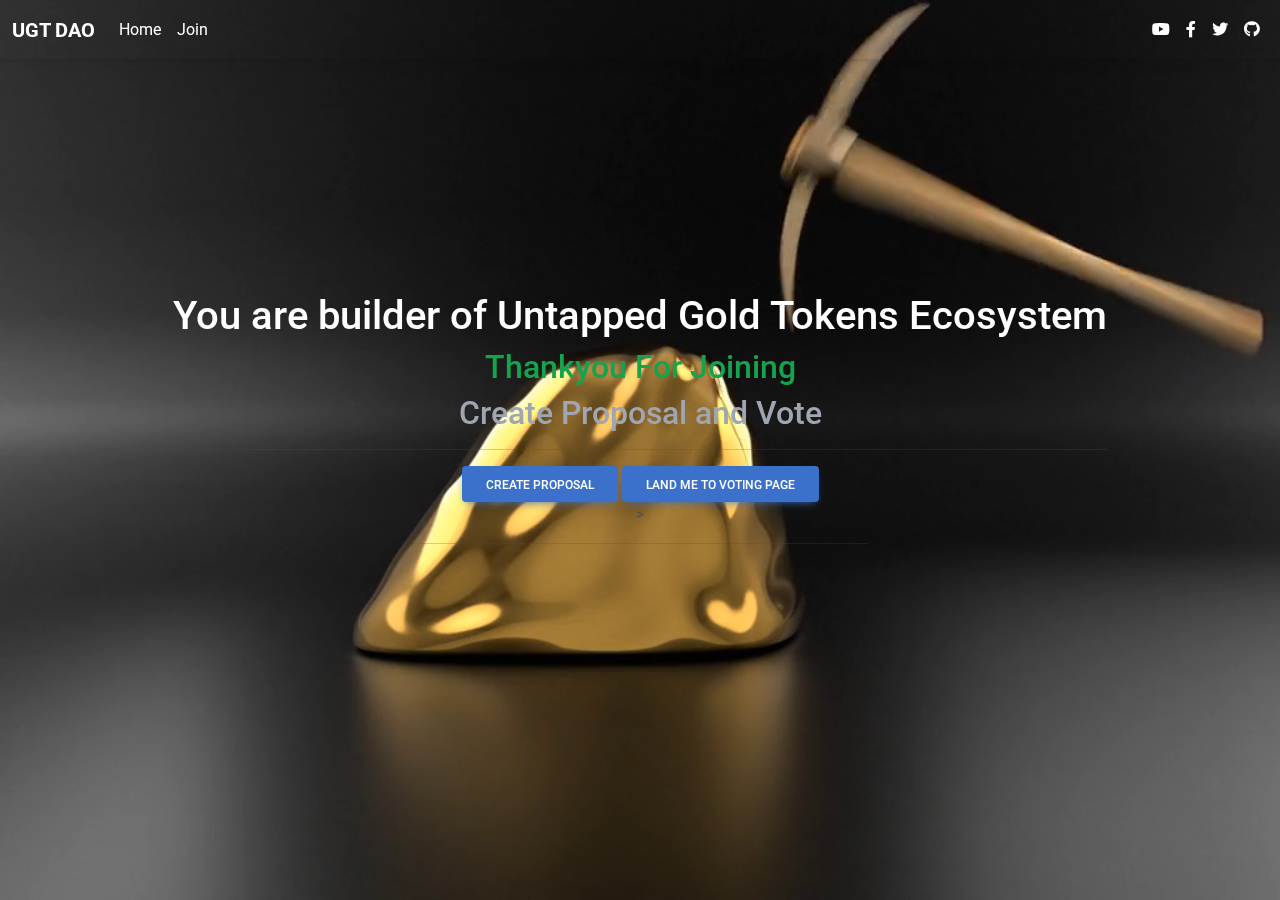
<file: welcomeGoldDao.html>
<!DOCTYPE html>
<html lang="en">

<head>
    <meta charset="UTF-8" />
    <meta name="viewport" content="width=device-width, initial-scale=1, shrink-to-fit=no" />
    <meta http-equiv="x-ua-compatible" content="ie=edge" />
    <title>UGT DAO</title>
    <!-- MDB icon -->
    <link rel="icon" href="img/logo_gold.png" type="image/x-icon" />
    <!-- Font Awesome -->
    <link rel="stylesheet" href="https://cdnjs.cloudflare.com/ajax/libs/font-awesome/6.0.0/css/all.min.css" />
    <!-- Google Fonts Roboto -->
    <link rel="stylesheet"
        href="https://fonts.googleapis.com/css2?family=Roboto:wght@300;400;500;700;900&display=swap" />
    <!-- MDB -->
    <link rel="stylesheet" href="css/mdb.min.css" />


    <link rel="stylesheet" href="./css/minduration.css">
</head>

<body>
    <!-- Start your project here-->

    <!--Main Navigation-->
    <header>
        <style>
            /* Height for devices larger than 576px */
            @media (min-width: 992px) {
                #intro {
                    margin-top: -58.59px;
                }
            }

            .navbar .nav-link {
                color: #fff !important;
            }
        </style>

        <!-- Navbar -->
        <nav class="navbar navbar-expand-lg navbar-dark d-none d-lg-block" style="z-index: 2000;">
            <div class="container-fluid">
                <!-- Navbar brand -->
                <a class="navbar-brand nav-link" target="_blank" href="./index.html">
                    <strong>UGT DAO</strong>
                </a>
                <button class="navbar-toggler" type="button" data-mdb-toggle="collapse"
                    data-mdb-target="#navbarExample01" aria-controls="navbarExample01" aria-expanded="false"
                    aria-label="Toggle navigation">
                    <i class="fas fa-bars"></i>
                </button>
                <div class="collapse navbar-collapse" id="navbarExample01">
                    <ul class="navbar-nav me-auto mb-2 mb-lg-0">
                        <li class="nav-item active">
                            <a class="nav-link" aria-current="page" href="./index.html">Home</a>
                        </li>
                        <li class="nav-item">
                            <a class="nav-link" href="./index.html" rel="nofollow" target="_blank">Join</a>
                        </li>
                        <li class="nav-item">
                            <!-- <a class="nav-link" href="#" target="_blank">Download MDB UI KIT</a> -->
                        </li>
                    </ul>

                    <ul class="navbar-nav d-flex flex-row">
                        <!-- Icons -->
                        <li class="nav-item me-3 me-lg-0">
                            <a class="nav-link" href="#" rel="nofollow" target="_blank">
                                <i class="fab fa-youtube"></i>
                            </a>
                        </li>
                        <li class="nav-item me-3 me-lg-0">
                            <a class="nav-link" href="#" rel="nofollow" target="_blank">
                                <i class="fab fa-facebook-f"></i>
                            </a>
                        </li>
                        <li class="nav-item me-3 me-lg-0">
                            <a class="nav-link" href="#" rel="nofollow" target="_blank">
                                <i class="fab fa-twitter"></i>
                            </a>
                        </li>
                        <li class="nav-item me-3 me-lg-0">
                            <a class="nav-link" href="#" rel="nofollow" target="_blank">
                                <i class="fab fa-github"></i>
                            </a>
                        </li>
                    </ul>
                </div>
            </div>
        </nav>
        <!-- Navbar -->

        <!-- Background image -->
        <div id="intro" class="bg-image vh-100 shadow-1-strong">
            <video style="min-width: 100%; min-height: 100%;" playsinline autoplay muted loop>
                <source class="h-100" src="./videos/gold-mining.mp4" type="video/mp4" />
            </video>


            <div class="mask" >
                <div class="container d-flex align-items-center justify-content-center text-center h-100">



                    <!-- <div class="text-white">
              <h1 class="mb-3">UGT Community to Shape the Future of UGT</h1>
              <h5 class="mb-4">UGT DAO Welcomes to Contribute and Thrive</h5>
              <a
                class="btn btn-outline-light btn-lg m-2"
                href="#"
                role="button"
                rel="nofollow"
                target="_blank"
                >Learn More</a
              >
              <a
                class="btn btn-outline-light btn-lg m-2"
                href="#"
                target="_blank"
                role="button"
                >Connect Wallet and Join DAO</a
              >
            </div> -->

                    <!--Section: Content-->
                    <section class="mb-5">
                        <h4 class="mb-2 text-center  text-white"><strong>
                                <h1>You are builder of Untapped Gold Tokens Ecosystem</h1>
                            </strong></h4>
                            <h2 class="text-success">Thankyou For Joining </h2>
                        <h2 class="text-secondary">Create Proposal and Vote </h2>
<hr>


<a href="./createproposal.html"> <button class="btn btn-primary"  type="button">Create Proposal</button></a>
<a href="./Voting_Page.html"><button class="btn btn-primary"  type="button">Land me to Voting Page</button></a>
                        <!-- <button class="btn btn-primary"  type="button">Create Proposal</button> -->
                        <!-- <button class="btn btn-primary"  type="button">Land me to Voting Page</button> -->
                        <div class="row d-flex justify-content-center">
                            <div class="col-md-6">
                                <form class="text-white">

</form>>

                                    <!-- <div class="text-white text-sm-center">          These are the rules that  defines how decision are made in your DAO. How many people 
    have to participate? How much support is needed? How long are proposal open for voting? </div> -->



                                    <!-- <div class="row mb-4">
                <div class="col">
                  <div class="form-outline">
                    <input type="text" id="form3Example1" class="form-control" />
                    <label class="form-label  text-white" for="form3Example1">First name</label>
                  </div>
                </div>
                <div class="col">
                  <div class="form-outline">
                    <input type="text" id="form3Example2" class="form-control" />
                    <label class="form-label text-white" for="form3Example2">Last name</label>
                  </div>
                </div>
              </div> -->








                                    <!-- <div class="form-outline mb-4">
                <input type="text" id="form3Example3" class="form-control" />
                <label class="form-label text-white" for="form3Example3">Title</label>
              </div>
              

              <div class="form-outline mb-4">
                <input type="text" id="form3Example3" class="form-control" />
                <label class="form-label text-white" for="form3Example3">Description about Proposal</label>
              </div>

              <div class="form-outline mb-4">
                <input type="text" id="form3Example3" class="form-control" />
                <label class="form-label text-white" for="form3Example3">Link for Details</label>
              </div> -->





                                    <hr class="mb-3">

                                    <!-- Range bar start -->
                                    <!-- <div class="container mb-3">
   
                <div class="range-slider">
                    <label for="text-lg-start"></label>

                    <h3 class="">Support Threshold</h3>
                    <br>
                    <label for="text" class="text-secondary text-sm-center">The Persentage of token that vote 'yes' in support of a proposal, out of all tokens that have voted, must be greater than this value for the proposal to pass</label>
                 <label for="text" class="text-success">Proposal will be approved by majority</label>
                    <span id="rs-bullet" class="rs-label">0</span>
                  <input id="rs-range-line" class="rs-range" type="range" value="0" min="0" max="100">
                </div>
                <div class="box-minmax">
                  <span>0</span><span>100</span>
                </div>
              </div> -->
                                    <!-- Range Bar End -->

                                    <!-- Minimum participant BAR -->
                                    <!-- 
              <div class="container mb-3">
   
                <div class="range-slider">
                  

                    <h3 class="">Minimum Duration</h3>
                    <br>
                    <label for="text" class="text-secondary text-sm-center">Period of time a proposal open for voting.</label>
                 <label for="text" class="text-secondary">.</label>
                    <span id="rs-bullet" class="rs-label">0</span>
                  <input id="rs-range-line" class="rs-range" type="range" value="0" min="0" max="100">
                </div>
                <div class="box-minmax">
                  <span>0 Days</span><span>100 Days</span>
                </div>
            </div> -->


                                    <!-- MIN Participate BAR -->




                                    <!-- Email input -->
                                    <!-- <div class="form-outline mb-4">
                <input type="email" id="form3Example3" class="form-control" />
                <label class="form-label text-white" for="form3Example3">Email address</label>
              </div> -->

                                    <!-- Password input -->
                                    <!-- <div class="form-outline mb-4">
                <input type="password" id="form3Example4" class="form-control" />
                <label class="form-label text-white" for="form3Example4">Password</label>
              </div> -->





                                    <!-- Checkbox -->
                                    <!-- <div class="form-check d-flex justify-content-center mb-4">
                <input
                  class="form-check-input me-2"
                  type="checkbox"
                  value=""
                  id="form2Example3"
                  checked
                />
                <label class="form-check-label text-white" for="form2Example3">
                  I'm not a robot
                </label>
              </div> -->




                                    <!-- Submit button -->


                                    <!-- <button type="submit" class="btn btn-primary btn-block mb-4">
                Submit Proposal
              </button> -->




                                    <!-- Register buttons -->

                                    <!-- <div class="text-center text-white">
                <p>or sign up with:</p>
                <button type="button" class="btn btn-primary btn-floating mx-1">
                  <i class="fab fa-facebook-f"></i>
                </button>

                <button type="button" class="btn btn-primary btn-floating mx-1">
                  <i class="fab fa-google"></i>
                </button>

                <button type="button" class="btn btn-primary btn-floating mx-1">
                  <i class="fab fa-twitter"></i>
                </button>

                <button type="button" class="btn btn-primary btn-floating mx-1">
                  <i class="fab fa-github"></i>
                </button>
              </div>
            </form>
          </div>
        </div>
      </section> -->

                                    <!--Section: Content-->




                            </div>
                        </div>
                </div>
                <!-- Background image -->
    </header>
    <!--Main Navigation-->

    <!--Main layout-->
  




            <!-- End your project here-->

            <!-- MDB -->
            <script type="text/javascript" src="js/mdb.min.js"></script>

            <script src="./js/createproposal.js"></script>
            <!-- Custom scripts -->
            <script type="text/javascript"></script>
</body>

</html>
</file>
<file: css/minduration.css>
*{
    margin : 0;
    padding : 0;
  }
  body {
      height: 10vh;
      background-color: #000;
      font-family: 'Roboto',sans-serif;
      background: linear-gradient(180deg,#DB302A 0%,#62186B 100%) no-repeat;
  }
  .container {
      display: flex;
      flex-direction: column;
      align-items: center;
      justify-content: center;
  }
  .box-minmax{
    margin-top: 30px;
    width: 608px;
    display: flex;
    justify-content: space-between;
    font-size: 20px;
    color: #FFFFFF;
    span:first-child{
      margin-left: 10px;
    }
  }
  .range-slider {
      /* margin-top: 30vh; */
      
  }
  .rs-range {
      /* margin-top: 29px; */
      width: 600px;
      -webkit-appearance: none;
      &:focus {
          outline: none;
      }
      &::-webkit-slider-runnable-track {
          width: 100%;
          height: 1px;
          cursor: pointer;
          box-shadow: none;
          background: #ffffff;
          border-radius: 0px;
          border: 0px solid #010101;
      }
      &::-moz-range-track {
          width: 100%;
          height: 1px;
          cursor: pointer;
          box-shadow: none;
          background: #ffffff;
          border-radius: 0px;
          border: 0px solid #010101;
      }
    
      &::-webkit-slider-thumb {
          box-shadow: none;
          border: 0px solid #ffffff;
          box-shadow: 0px 10px 10px rgba(0,0,0,0.25);
          height: 42px;
          width: 22px;
          border-radius: 22px;
          background: rgba(255,255,255,1);
          cursor: pointer;
          -webkit-appearance: none;
          margin-top: -20px;
      }
    &::-moz-range-thumb{
          box-shadow: none;
          border: 0px solid #ffffff;
          box-shadow: 0px 10px 10px rgba(0,0,0,0.25);
          height: 42px;
          width: 22px;
          border-radius: 22px;
          background: rgba(255,255,255,1);
          cursor: pointer;
          -webkit-appearance: none;
          margin-top: -20px;
    }
    &::-moz-focus-outer {
      border: 0;
      }
  }
  .rs-label {
      
      position: relative;
      transform-origin: center center;
      display: block;
      width: 60px;
      height: 60px;
      background: transparent;
      border-radius: 50%;
      line-height: 30px;
      text-align: center;
      font-weight: bold;
      padding-top: 2px;
      box-sizing: border-box;
      border: 2px solid #fff;
      /* margin-top: 20px; */
      margin-left: -38px;
      left: attr(value);
      color: #fff;
      font-style: normal;
      font-weight: normal;
      line-height: normal;
      font-size: 25px;
      &::after {
          content: "Days";
          display: block;
          font-size: 12px;
          letter-spacing: 0.07em;
          margin-top: -2px;
      }
      
  }
</file>
<file: css/main.css>
*{
    margin : 0;
    padding : 0;
  }
  body {
      height: 10vh;
      background-color: #000;
      font-family: 'Roboto',sans-serif;
      background: linear-gradient(180deg,#DB302A 0%,#62186B 100%) no-repeat;
  }
  .container {
      display: flex;
      flex-direction: column;
      align-items: center;
      justify-content: center;
  }
  .box-minmax{
    margin-top: 30px;
    width: 608px;
    display: flex;
    justify-content: space-between;
    font-size: 20px;
    color: #FFFFFF;
    span:first-child{
      margin-left: 10px;
    }
  }
  .range-slider {
      /* margin-top: 30vh; */
      
  }
  .rs-range {
      /* margin-top: 29px; */
      width: 600px;
      -webkit-appearance: none;
      &:focus {
          outline: none;
      }
      &::-webkit-slider-runnable-track {
          width: 100%;
          height: 1px;
          cursor: pointer;
          box-shadow: none;
          background: #ffffff;
          border-radius: 0px;
          border: 0px solid #010101;
      }
      &::-moz-range-track {
          width: 100%;
          height: 1px;
          cursor: pointer;
          box-shadow: none;
          background: #ffffff;
          border-radius: 0px;
          border: 0px solid #010101;
      }
    
      &::-webkit-slider-thumb {
          box-shadow: none;
          border: 0px solid #ffffff;
          box-shadow: 0px 10px 10px rgba(0,0,0,0.25);
          height: 42px;
          width: 22px;
          border-radius: 22px;
          background: rgba(255,255,255,1);
          cursor: pointer;
          -webkit-appearance: none;
          margin-top: -20px;
      }
    &::-moz-range-thumb{
          box-shadow: none;
          border: 0px solid #ffffff;
          box-shadow: 0px 10px 10px rgba(0,0,0,0.25);
          height: 42px;
          width: 22px;
          border-radius: 22px;
          background: rgba(255,255,255,1);
          cursor: pointer;
          -webkit-appearance: none;
          margin-top: -20px;
    }
    &::-moz-focus-outer {
      border: 0;
      }
  }
  .rs-label {
      
      position: relative;
      transform-origin: center center;
      display: block;
      width: 40px;
      height: 40px;
      background: transparent;
      border-radius: 50%;
      line-height: 30px;
      text-align: center;
      font-weight: bold;
      padding-top: 2px;
      box-sizing: border-box;
      border: 2px solid #fff;
      /* margin-top: 20px; */
      margin-left: -38px;
      left: attr(value);
      color: #fff;
      font-style: normal;
      font-weight: normal;
      line-height: normal;
      font-size: 18px;
      &::after {
          content: "%";
          display: block;
          font-size: 12px;
          letter-spacing: 0.07em;
          margin-top: -2px;
      }
      
  }
</file>
